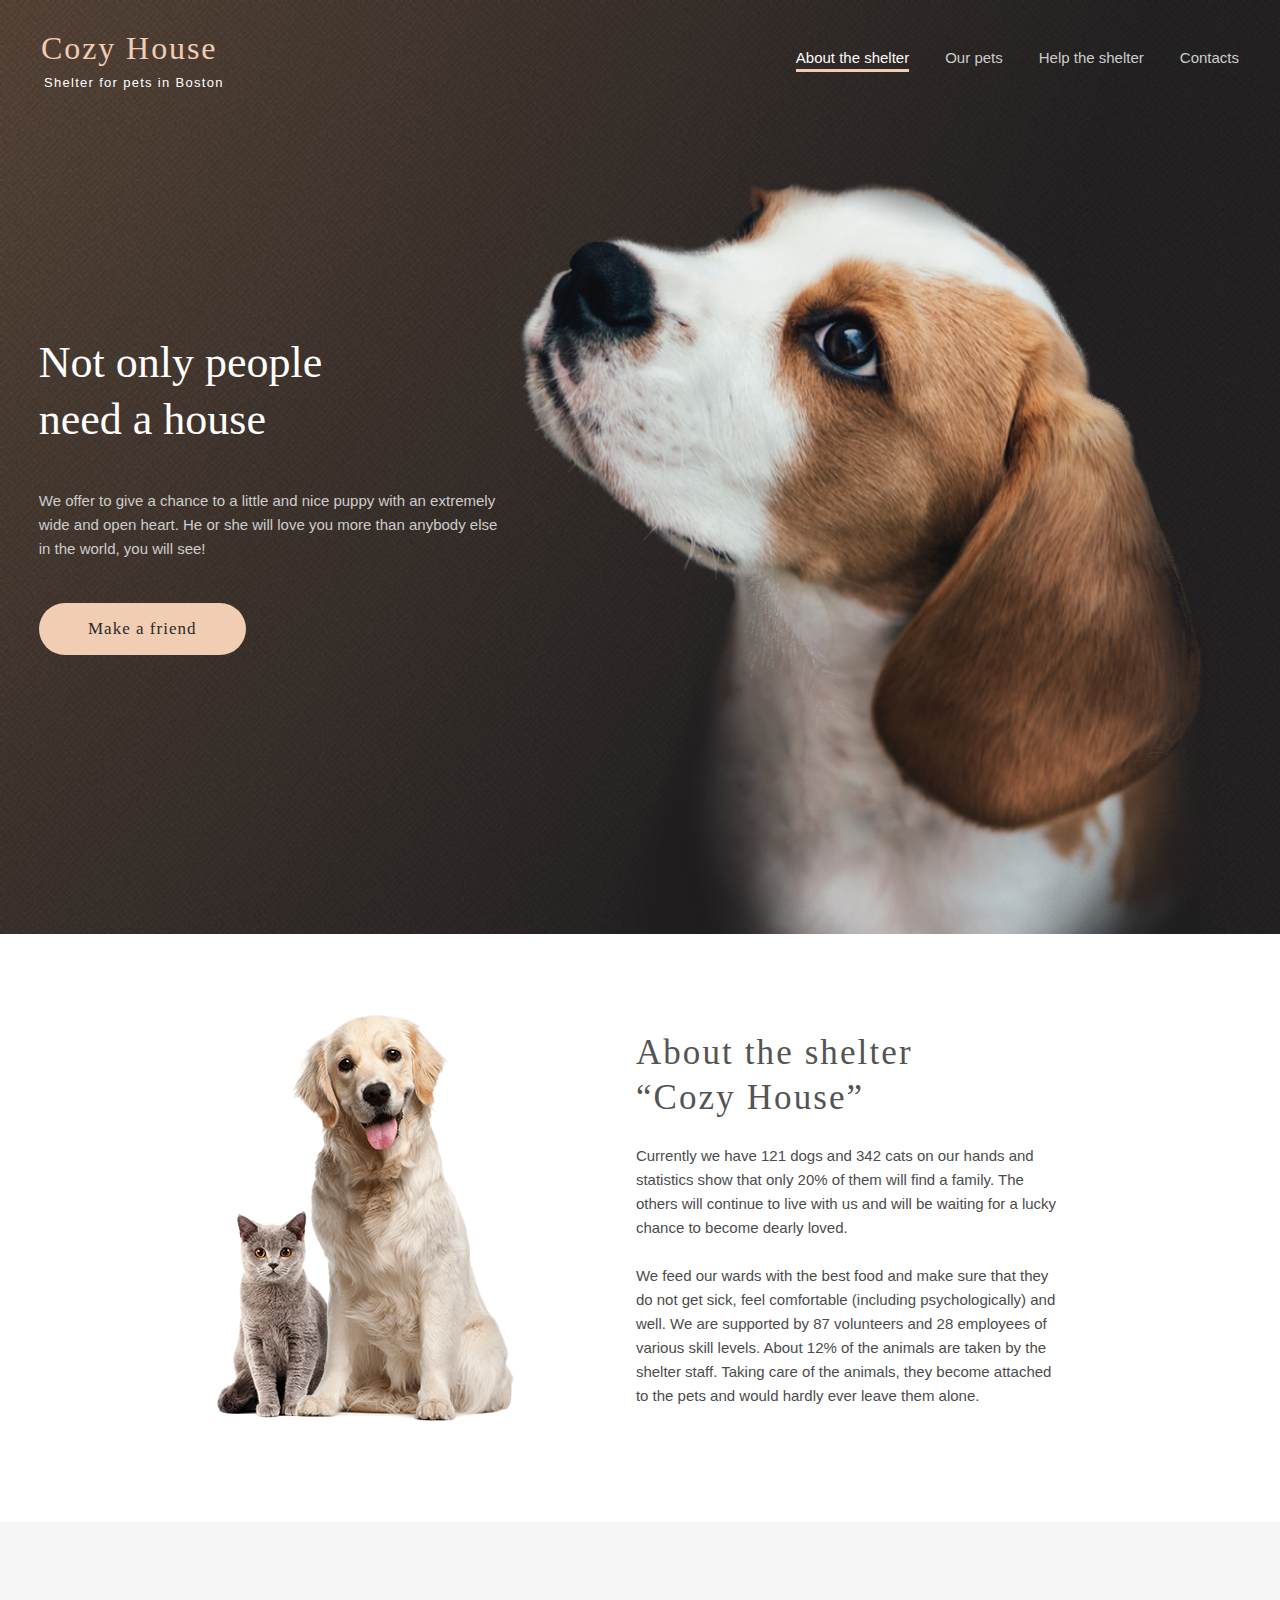
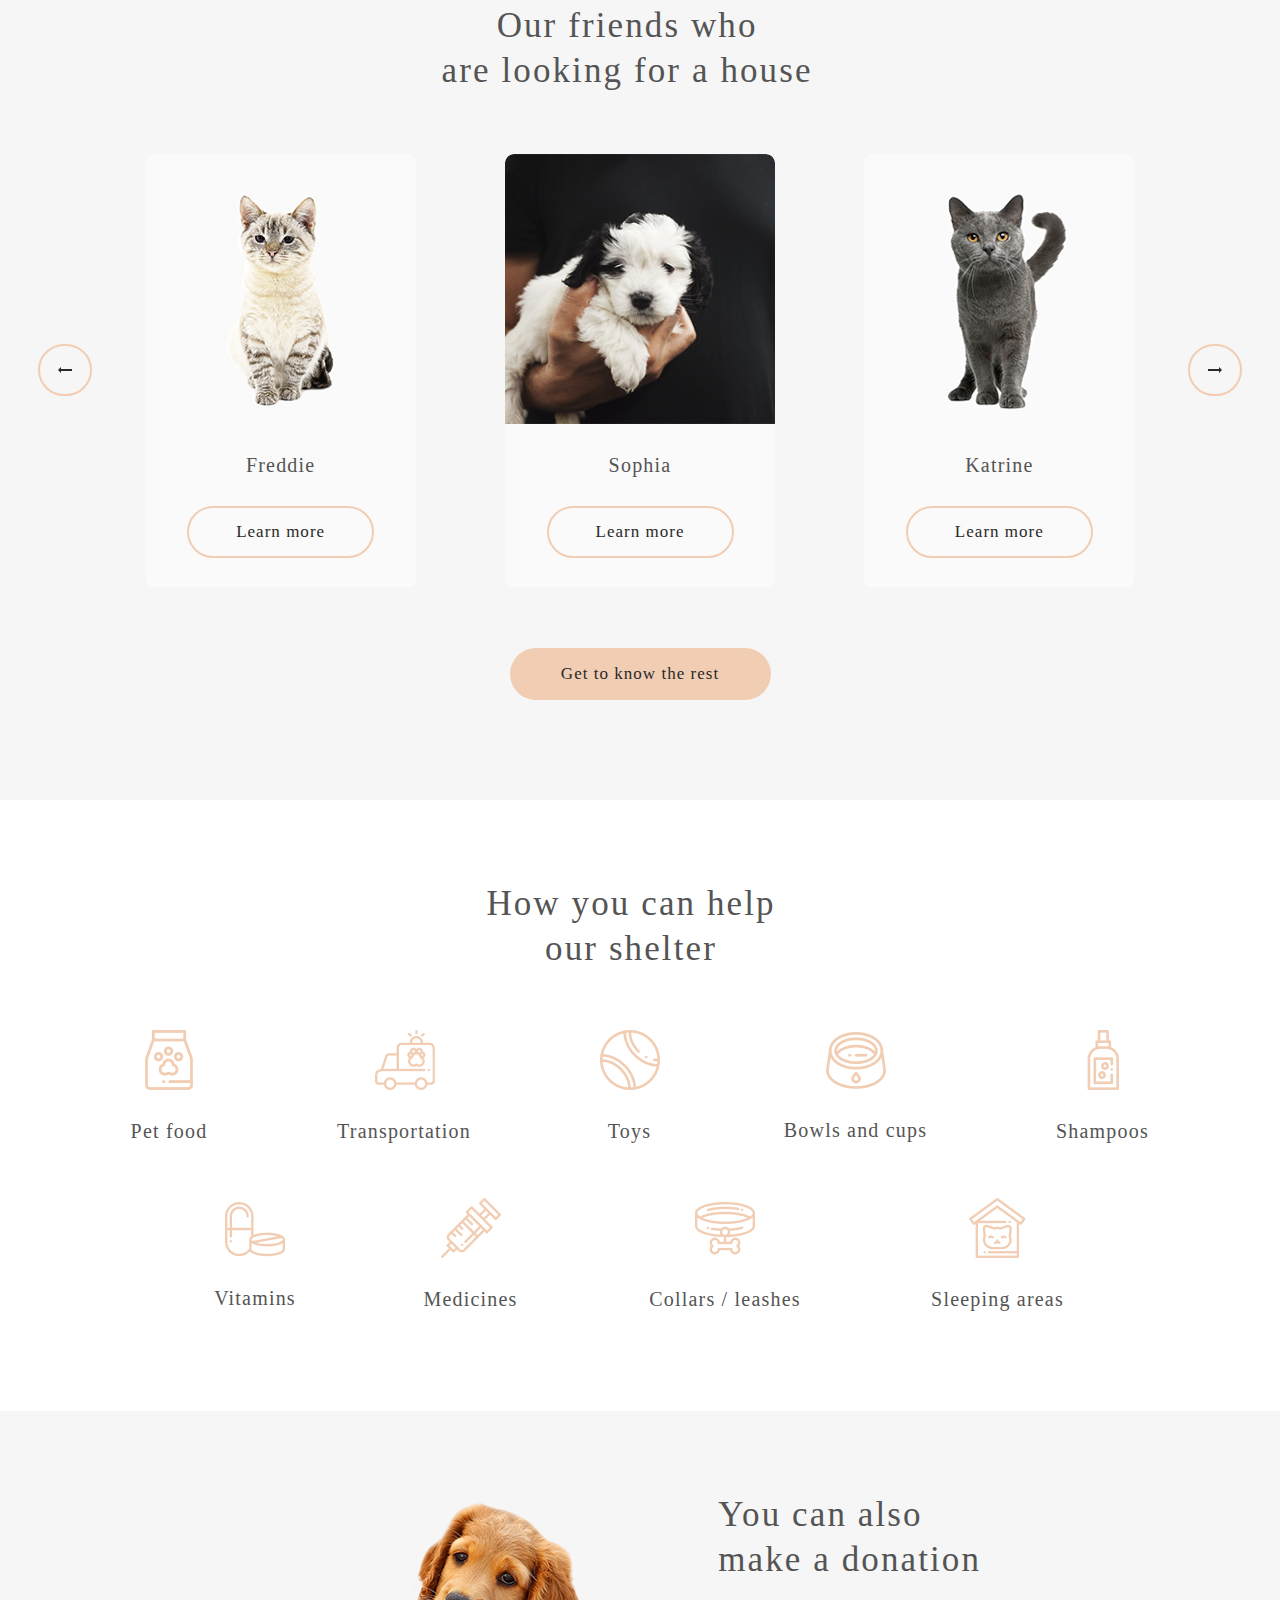
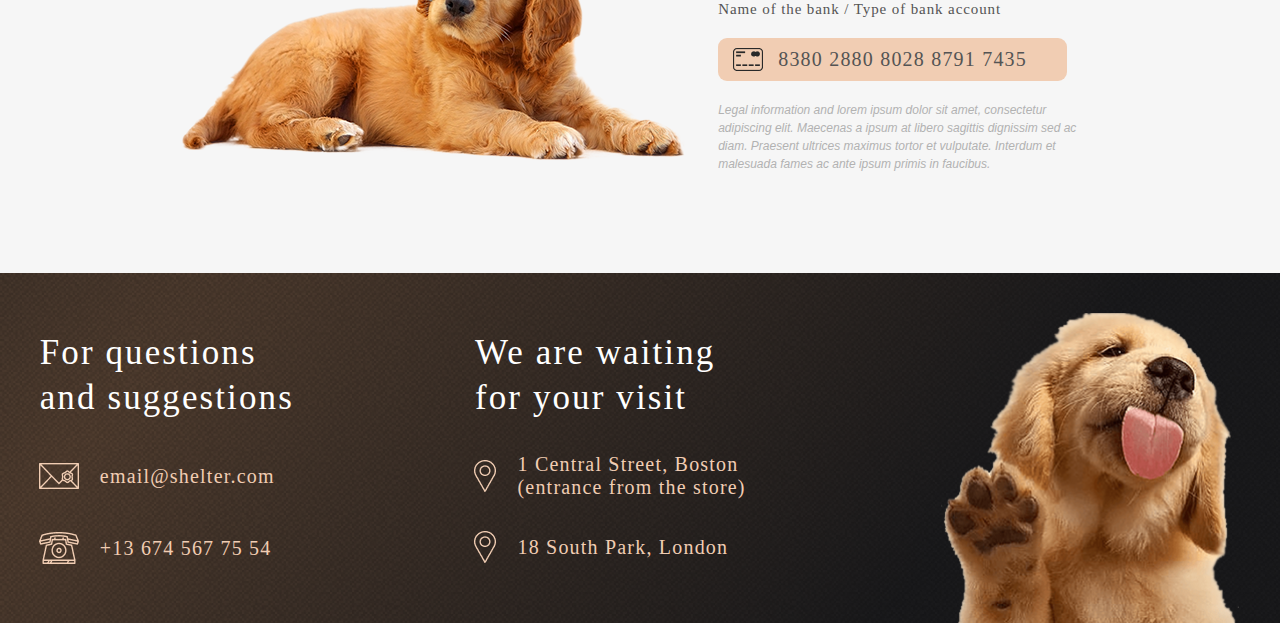
<file: pages/main/index.html>
<!DOCTYPE html>
<html lang="en">

<head>
    <meta charset="UTF-8">
    <meta http-equiv="X-UA-Compatible" content="IE=edge">
    <meta name="viewport" content="width=device-width, initial-scale=1.0">
    <link rel="stylesheet" href="./style.css">
    <link rel="stylesheet" href="./media.css">
    <link rel="icon" href="../../assets/img/favicon.ico">
    <title>Cozy House</title>
</head>

<body class="body">
    <div class="main-background">
        <header>
            <nav class="nav">
                <div class="container">
                    <div class="navl">
                        <div class="back-navbar"></div>
                        <div class="nav-logo">
                            <a class="nav-logo-title" href="#">Cozy House</a>
                            <a class="nav-logo-text" href="#">Shelter for pets in Boston</a>
                        </div>
                        <ul class="nav-list">
                            <li class="nav-item first-link"><a href="#" class="nav-link-unactive">About the shelter</a>
                            </li>
                            <li class="nav-item"><a href="../pets/index.html" class="nav-link">Our pets</a></li>
                            <li class="nav-item"><a href="#help" class="nav-link">Help the shelter</a></li>
                            <li class="nav-item item-right"><a href="#contacts" class="nav-link">Contacts</a></li>
                        </ul>
                        <div class="hamb_field" id="hamb">
                            <span class="bar"></span>
                            <span class="bar"></span>
                            <span class="bar"></span>
                        </div>
                    </div>
                </div>
            </nav>
        </header>
        <section class="not-only">
            <div class="container">
                <div class="not-only-container">
                    <div class="not-only-container-text">
                        <h1 class="not-only-title">Not only people need a house</h1>
                        <p class="not-only-text">We offer to give a chance to a little and nice puppy with an extremely
                            wide and open heart. He or she will love you more than anybody else in the world, you will
                            see!</p>
                        <div class="not-only-button"><a class="not-only-link" href="#our-friends">Make a friend</a>
                        </div>
                    </div>
                    <img class="not-only-container-img" src="../../assets/img/start-screen-puppy.png" alt="puppy">
                </div>
            </div>
        </section>
    </div>

    <main>
        <section class="about">
            <div class="container">
                <div class="about-container">
                    <img class="about-img" src="../../assets/img/about-pets.png" alt="pets">
                    <div class="about-text-container">
                        <h2 class="about-text-container-title">About the shelter “Cozy House”</h2>
                        <p class="about-text-container-text">Currently we have 121 dogs and 342 cats on our hands and
                            statistics show that only 20% of them
                            will find a family. The others will continue to live with us and will be waiting for a lucky
                            chance to become dearly loved.</p>
                        <p class="about-text-container-text">We feed our wards with the best food and make sure that
                            they do
                            not get sick, feel comfortable
                            (including psychologically) and well. We are supported by 87 volunteers and 28 employees of
                            various skill levels. About 12% of the animals are taken by the shelter staff. Taking care
                            of
                            the animals, they become attached to the pets and would hardly ever leave them alone.</p>
                    </div>
                </div>
            </div>
        </section>
        <section class="our-friends" id="our-friends">
            <div class="container">

                <h2 class="our-friends-title">Our friends who <br>
                    are looking for a house</h2>
                <div class="our-friends-container">
                    <div class="button-arrows">
                        <img src="../../assets/img/Arrow.png" alt="Arrow">
                    </div>
                    <div class="slider-container">
                        <div class="slider">
                            <div class="pets-container" id="slider-left">
                                <div class="c" data-id="1">
                                    <img class="our-friends-img" src="../../assets/img/pets-charly.png" alt="katrine">
                                    <h3 class="our-friends-card-title">Charly</h3>
                                    <button class="our-friends-card-button">Learn more</button>
                                </div>
                                <div class="our-friends-background" data-id="2">
                                    <img class="our-friends-img" src="../../assets/img/pets-woody.png" alt="jennifer">
                                    <h3 class="our-friends-card-title">Woody</h3>
                                    <button class="our-friends-card-button">Learn more</button>
                                </div>
                                <div class="our-friends-background" data-id="3">
                                    <img class="our-friends-img" src="../../assets/img/pets-scarlet.png" alt="woody">
                                    <h3 class="our-friends-card-title">Scarlet</h3>
                                    <button class="our-friends-card-button">Learn more</button>
                                </div>
                            </div>
                            <div class="pets-container" id="slider-active">
                                <div class="our-friends-background" data-id="4">
                                    <img class="our-friends-img" src="../../assets/img/pets-charly.png" alt="katrine">
                                    <h3 class="our-friends-card-title">Charly</h3>
                                    <button class="our-friends-card-button">Learn more</button>
                                </div>
                                <div class="our-friends-background" data-id="5">
                                    <img class="our-friends-img" src="../../assets/img/pets-freddie.png" alt="jennifer">
                                    <h3 class="our-friends-card-title">Freddie</h3>
                                    <button class="our-friends-card-button">Learn more</button>
                                </div>
                                <div class="our-friends-background" data-id="6">
                                    <img class="our-friends-img" src="../../assets/img/pets-jennifer.png" alt="woody">
                                    <h3 class="our-friends-card-title">Jennifer</h3>
                                    <button class="our-friends-card-button">Learn more</button>
                                </div>
                            </div>
                            <div class="pets-container" id="slider-right">
                                <div class="our-friends-background" data-id="7">
                                    <img class="our-friends-img" src="../../assets/img/pets-katrine.png" alt="katrine">
                                    <h3 class="our-friends-card-title">Katrine</h3>
                                    <button class="our-friends-card-button">Learn more</button>
                                </div>
                                <div class="our-friends-background" data-id="8">
                                    <img class="our-friends-img" src="../../assets/img/pets-sophia.png" alt="jennifer">
                                    <h3 class="our-friends-card-title">Sophia</h3>
                                    <button class="our-friends-card-button">Learn more</button>
                                </div>
                                <div class="our-friends-background" data-id="1">
                                    <img class="our-friends-img" src="../../assets/img/pets-timmy.png" alt="woody">
                                    <h3 class="our-friends-card-title">Timmy</h3>
                                    <button class="our-friends-card-button">Learn more</button>
                                </div>
                            </div>
                        </div>
                    
                    </div>
                    <div class="button-arrows-two">
                        <img src="../../assets/img/Arrow(1).png" alt="Arrow">
                    </div>
                </div>
                <div class="our-friends-button-container">
                    <div class="our-friends-button"><a class="our-friends-link" href="../pets/index.html">Get to know
                            the rest</a></div>
                </div>
            </div>
        </section>
        <section class="help" id="help">
            <div class="container">
                <h2 class="help-title">How you can help <br>
                    our shelter</h2>
                <div class="help-container">
                    <div class="help-item pet">
                        <img class="help-item-img pet-img" src="../../assets/img/Vector.png" alt="Vector">
                        <h5 class="help-item-title">Pet food</h5>
                    </div>
                    <div class="help-item transportation">
                        <img class="help-item-img transportation-img" src="../../assets/img/transportation.png"
                            alt="transportation">
                        <h5 class="help-item-title">Transportation</h5>
                    </div>
                    <div class="help-item toys">
                        <img class="help-item-img toys-img" src="../../assets/img/toys.png" alt="toys">
                        <h5 class="help-item-title">Toys</h5>
                    </div>
                    <div class="help-item bowls">
                        <img class="help-item-img bowls-img" src="../../assets/img/bowls-and-cups.png" alt="bowls">
                        <h5 class="help-item-title">Bowls and cups</h5>
                    </div>
                    <div class="help-item shampoos">
                        <img class="help-item-img shampoos-img" src="../../assets/img/shampoos.png" alt="shampoos">
                        <h5 class="help-item-title">Shampoos</h5>
                    </div>
                    <div class="help-item vitamins">
                        <img class="help-item-img vitamins-img" src="../../assets/img/vitamins.png" alt="vitamins">
                        <h5 class="help-item-title">Vitamins</h5>
                    </div>
                    <div class="help-item medicines">
                        <img class="help-item-img medicines-img" src="../../assets/img/medicines.png" alt="medicines">
                        <h5 class="help-item-title">Medicines</h5>
                    </div>
                    <div class="help-item collars">
                        <img class="help-item-img collars-img" src="../../assets/img/collars-or-leashes.png"
                            alt="collars">
                        <h5 class="help-item-title col-title">Collars / leashes</h5>
                    </div>
                    <div class="help-item areas">
                        <img class="help-item-img areas-img" src="../../assets/img/sleeping-area.png" alt="area">
                        <h5 class="help-item-title">Sleeping areas</h5>
                    </div>
                    <div class="none">
                    </div>
                </div>
            </div>
        </section>
        <section class="in-addition">
            <div class="container">
                <div class="in-addition-container">
                    <img class="in-addition-img" src="../../assets/img/donation-dog.png" alt="donation-dog">
                    <div>
                        <h4 class="in-addition-title">You can also make a donation</h4>
                        <h6 class="in-addition-title-down">Name of the bank / Type of bank account</h6>
                        <div class="in-addition-card">
                            <img class="in-addition-card-img" src="../../assets/img/credit-card.png" alt="card">
                            <a class="in-addition-card-number" href="#no_scroll">8380 2880 8028 8791 7435</a>
                        </div>
                        <p class="in-addition-text">Legal information and lorem ipsum dolor sit amet, consectetur
                            adipiscing elit. Maecenas a ipsum at libero sagittis dignissim sed ac diam. Praesent
                            ultrices maximus tortor et vulputate. Interdum et malesuada fames ac ante ipsum primis in
                            faucibus.</p>
                    </div>
                </div>
            </div>
        </section>
    </main>
    <footer class="footer" id="contacts">
        <div class="container">
            <div class="footer-container">
                <div class="footer-text-container">
                    <div>
                        <h5 class="footer-title-first">For questions and suggestions</h5>
                        <div class="footer-container-icons-first">
                            <img class="footer-icon-first" src="../../assets/img/icon-email.png" alt="email">
                            <a class="footer-mail" href="mailto:email@shelter.com">email@shelter.com</a>
                        </div>
                        <div class="footer-container-icons-second">
                            <img class="footer-icon-first" src="../../assets/img/icon-phone.png" alt="phone">
                            <a class="footer-mail" href="tel:+74951111111">+13 674 567 75 54</a>
                        </div>
                    </div>
                    <div>
                        <h5 class="footer-title-second">We are waiting for your visit</h5>
                        <div class="footer-container-icons-third">
                            <img class="footer-icon-second" src="../../assets/img/icon-marker.png" alt="marker">
                            <a target="_blank" href="https://goo.gl/maps/XY4DkzB8ug4iEiqN8" class="footer-mail">1
                                Central Street, Boston (entrance from the store)</a>
                        </div>
                        <div class="footer-container-icons-fourty">
                            <img class="footer-icon-second" src="../../assets/img/icon-marker.png" alt="marker">
                            <a target="_blank" href="https://goo.gl/maps/93RLxYpB9J73c7vNA" class="footer-mail">18 South
                                Park, London </a>
                        </div>
                    </div>
                </div>
                <img class="footer-img" src="../../assets/img/footer-puppy.png" alt="puppy">
            </div>
        </div>
    </footer>
    <script type="module" src="./js/script.js"></script>
</body>

</html>
</file>
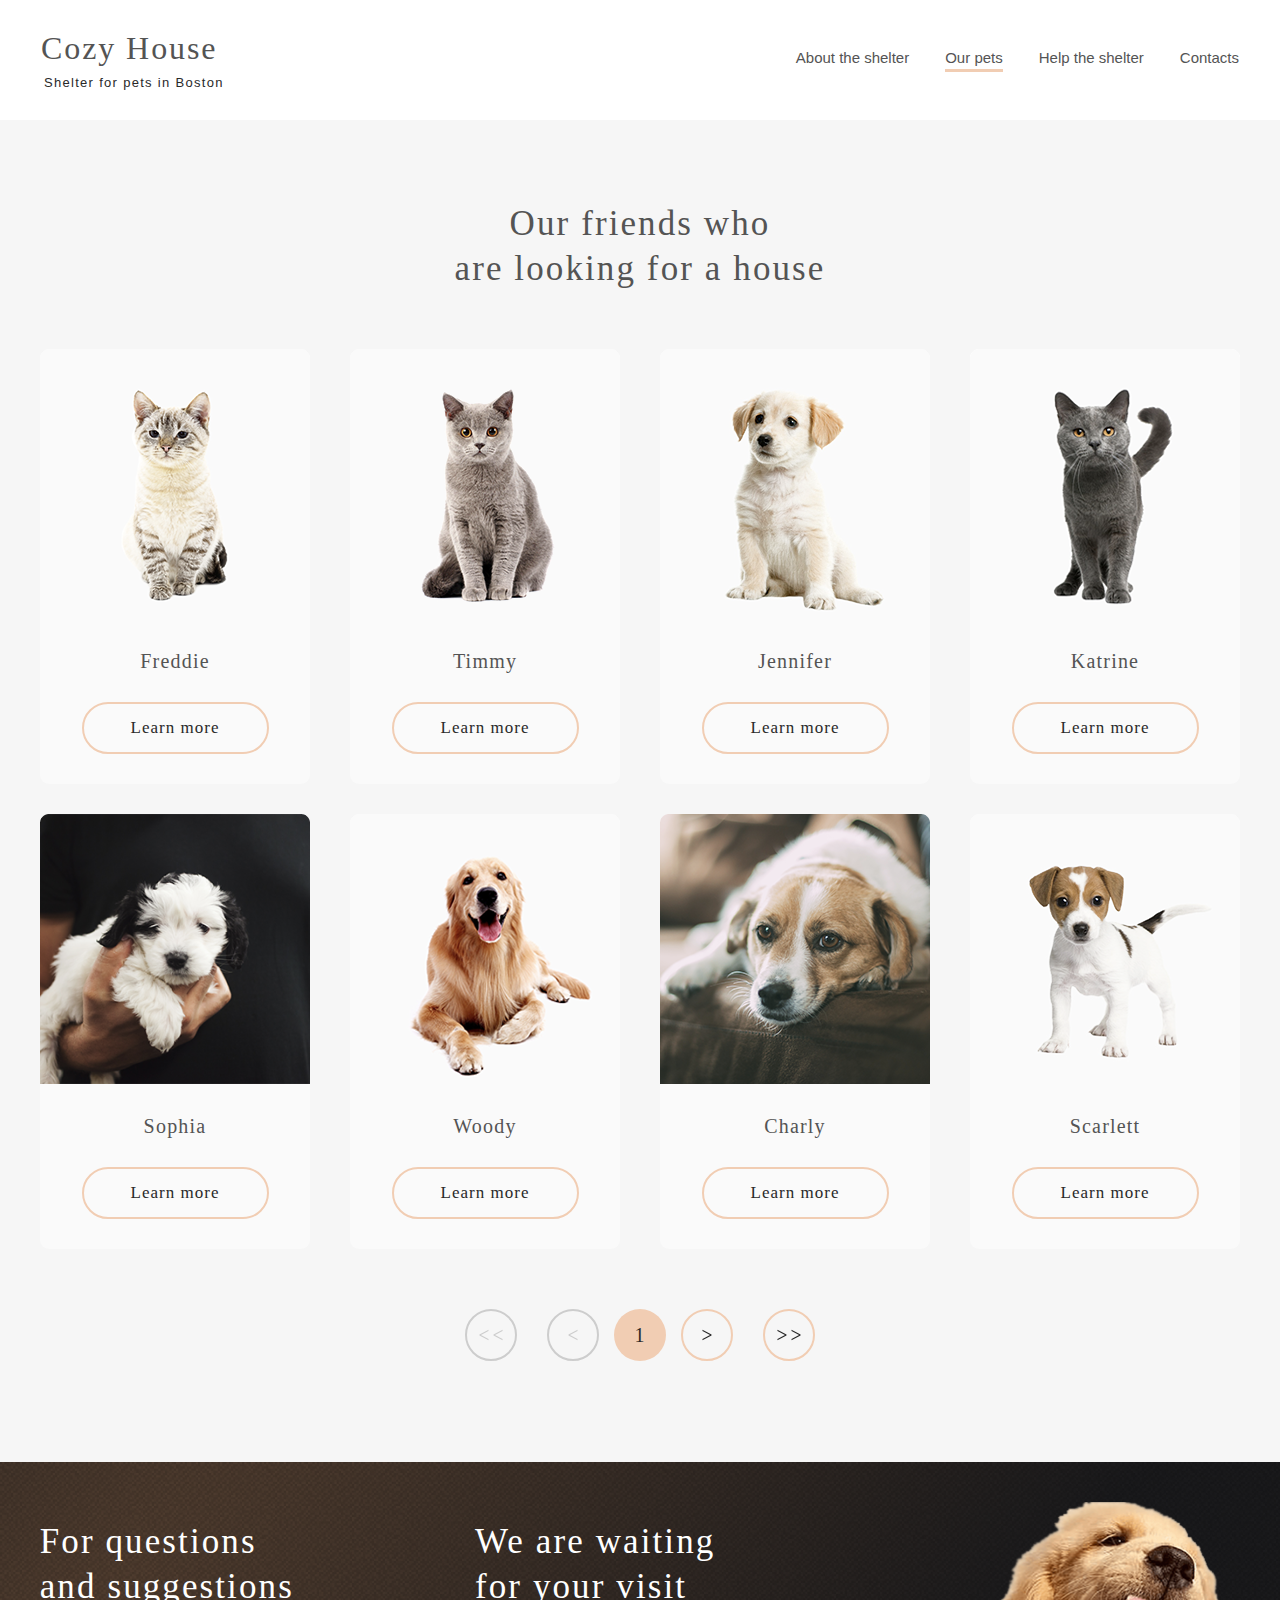
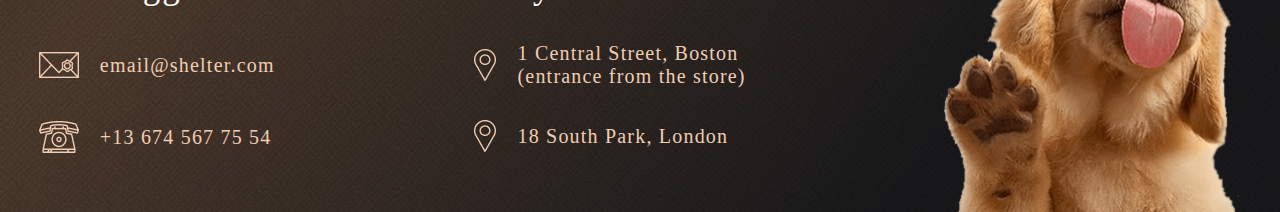
<file: pages/pets/index.html>
<!DOCTYPE html>
<html lang="en">

<head>
    <meta charset="UTF-8">
    <meta http-equiv="X-UA-Compatible" content="IE=edge">
    <meta name="viewport" content="width=device-width, initial-scale=1.0">
    <link rel="stylesheet" href="./style.css">
    <link rel="stylesheet" href="./media.css">
    <link rel="icon" href="../../assets/img/favicon.ico">
    <title>Cozy House</title>
</head>

<body class="body">
    <header>
        <nav class="nav">
            <div class="container">
                <div class="navl">
                    <div class="back-navbar"></div>
                    <div class="nav-logo">
                        <a class="nav-logo-title" href="../main/index.html">Cozy House</a>
                        <a class="nav-logo-text" href="../main/index.html">Shelter for pets in Boston</a>
                    </div>
                    <ul class="nav-list">
                        <li class="nav-item first-link"><a href="../main/index.html" class="nav-link">About the
                                shelter</a></li>
                        <li class="nav-item"><a href="#" class="nav-link-unactive">Our pets</a></li>
                        <li class="nav-item"><a href="../main/index.html#help" class="nav-link">Help the shelter</a>
                        </li>
                        <li class="nav-item"><a href="#contacts" class="nav-link">Contacts</a></li>
                    </ul>
                    <div class="hamb_field" id="hamb">
                        <span class="bar"></span>
                        <span class="bar"></span>
                        <span class="bar"></span>
                    </div>
                </div>
            </div>
        </nav>
    </header>
    <main>
        <section class="our-friends">
            <div class="container">
                <h1 class="our-friends-title" id="title-pets">Our friends who <br>
                    are looking for a house</h1>
                <div class="our-friends-container">
                    <div class="our-friends-background" data-id="1">
                        <img class="our-friends-img" src="../../assets/img/pets-charly.png" alt="Charly">
                        <h3 class="our-friends-card-title">Charly</h3>
                        <button class="our-friends-card-button">Learn more</button>
                    </div>
                    <div class="our-friends-background" data-id="2">
                        <img class="our-friends-img" src="../../assets/img/pets-freddie.png" alt="freddie">
                        <h3 class="our-friends-card-title">Freddie</h3>
                        <button class="our-friends-card-button">Learn more</button>
                    </div>
                    <div class="our-friends-background" data-id="3">
                        <img class="our-friends-img" src="../../assets/img/pets-jennifer.png" alt="jennifer">
                        <h3 class="our-friends-card-title">Jennifer</h3>
                        <button class="our-friends-card-button">Learn more</button>
                    </div>
                    <div class="our-friends-background" data-id="4">
                        <img class="our-friends-img" src="../../assets/img/pets-katrine.png" alt="katrine">
                        <h3 class="our-friends-card-title">Katrine</h3>
                        <button class="our-friends-card-button">Learn more</button>
                    </div>
                    <div class="our-friends-background" data-id="5">
                        <img class="our-friends-img" src="../../assets/img/pets-scarlet.png" alt="scarlet">
                        <h3 class="our-friends-card-title">Scarlet</h3>
                        <button class="our-friends-card-button">Learn more</button>
                    </div>
                    <div class="our-friends-background" data-id="6">
                        <img class="our-friends-img" src="../../assets/img/pets-sophia.png" alt="sophia">
                        <h3 class="our-friends-card-title">Sophia</h3>
                        <button class="our-friends-card-button">Learn more</button>
                    </div>
                    <div class="our-friends-background" data-id="7">
                        <img class="our-friends-img" src="../../assets/img/pets-timmy.png" alt="timmy">
                        <h3 class="our-friends-card-title">Timmy</h3>
                        <button class="our-friends-card-button">Learn more</button>
                    </div>
                    <div class="our-friends-background" data-id="8">
                        <img class="our-friends-img" src="../../assets/img/pets-woody.png" alt="woody">
                        <h3 class="our-friends-card-title">Woody</h3>
                        <button class="our-friends-card-button">Learn more</button>
                    </div>
                </div>
                <div class="our-pets__pagination pagination" id="pagination">
                    <a class="pagination__arrow pagination__arrow_first-page _disabled" href="#!">
                        <svg width="52" height="52" viewBox="0 0 52 52" fill="none" xmlns="http://www.w3.org/2000/svg">
                            <circle cx="26" cy="26" r="25" transform="rotate(-180 26 26)" />
                            <path
                                d="M28.519 25.4482L37.5522 20.751L37.5522 22.0889L30.0425 26.0049L37.5522 29.9111L37.5522 31.249L28.519 26.5518L28.519 25.4482Z" />
                            <path
                                d="M14.448 25.4482L23.4812 20.751L23.4812 22.0889L15.9714 26.0049L23.4812 29.9111L23.4812 31.249L14.448 26.5518L14.448 25.4482Z" />
                        </svg>
                    </a>

                    <a class="pagination__arrow pagination__arrow_prev _disabled" href="#!">
                        <svg width="52" height="52" viewBox="0 0 52 52" fill="none" xmlns="http://www.w3.org/2000/svg">
                            <circle cx="26" cy="26" r="25" transform="rotate(-180 26 26)" />
                            <path
                                d="M21.4834 25.4482L30.5166 20.751L30.5166 22.0889L23.0068 26.0049L30.5166 29.9111L30.5166 31.249L21.4834 26.5518L21.4834 25.4482Z" />
                        </svg>
                    </a>

                    <div class="pagination__current-page" id="current-page">1</div>

                    <a class="pagination__arrow pagination__arrow_next" href="#!">
                        <svg width="52" height="52" viewBox="0 0 52 52" fill="none" xmlns="http://www.w3.org/2000/svg">
                            <circle cx="26" cy="26" r="25" transform="rotate(-180 26 26)" />
                            <path
                                d="M21.4834 25.4482L30.5166 20.751L30.5166 22.0889L23.0068 26.0049L30.5166 29.9111L30.5166 31.249L21.4834 26.5518L21.4834 25.4482Z" />
                        </svg>
                    </a>

                    <a class="pagination__arrow pagination__arrow_last-page" href="#!">
                        <svg width="52" height="52" viewBox="0 0 52 52" fill="none" xmlns="http://www.w3.org/2000/svg">
                            <circle cx="26" cy="26" r="25" transform="rotate(-180 26 26)" />
                            <path
                                d="M28.519 25.4482L37.5522 20.751L37.5522 22.0889L30.0425 26.0049L37.5522 29.9111L37.5522 31.249L28.519 26.5518L28.519 25.4482Z" />
                            <path
                                d="M14.448 25.4482L23.4812 20.751L23.4812 22.0889L15.9714 26.0049L23.4812 29.9111L23.4812 31.249L14.448 26.5518L14.448 25.4482Z" />
                        </svg>
                    </a>
                </div>
            </div>
        </section>
    </main>
    <footer class="footer" id="contacts">
        <div class="container">
            <div class="footer-container">
                <div class="footer-text-container">
                    <div>
                        <h5 class="footer-title-first">For questions and suggestions</h5>
                        <div class="footer-container-icons-first">
                            <img class="footer-icon-first" src="../../assets/img/icon-email.png" alt="email">
                            <a class="footer-mail" href="mailto:email@shelter.com">email@shelter.com</a>
                        </div>
                        <div class="footer-container-icons-second">
                            <img class="footer-icon-first" src="../../assets/img/icon-phone.png" alt="phone">
                            <a class="footer-mail" href="tel:+74951111111">+13 674 567 75 54</a>
                        </div>
                    </div>
                    <div>
                        <h5 class="footer-title-second">We are waiting for your visit</h5>
                        <div class="footer-container-icons-third">
                            <img class="footer-icon-second" src="../../assets/img/icon-marker.png" alt="marker">
                            <a target="_blank" href="https://goo.gl/maps/XY4DkzB8ug4iEiqN8" class="footer-mail">1
                                Central Street, Boston (entrance from the store)</a>
                        </div>
                        <div class="footer-container-icons-fourty">
                            <img class="footer-icon-second" src="../../assets/img/icon-marker.png" alt="marker">
                            <a target="_blank" href="https://goo.gl/maps/93RLxYpB9J73c7vNA" class="footer-mail">18 South
                                Park, London </a>
                        </div>
                    </div>
                </div>
                <img class="footer-img" src="../../assets/img/footer-puppy.png" alt="puppy">
            </div>
        </div>
    </footer>
    <script type="module" src="./js/script.js"></script>
</body>

</html>
</file>
<file: pages/main/style.css>
body {
    display: flex;
    margin: auto;
    flex-direction: column;
    justify-content: space-between;
    overflow-x: hidden;
}

body.lock {
    overflow: hidden;
}
.body.active {
    height: 100vh;
    overflow-y: hidden;
}
*,
*:before,
*:after {
    padding: 0;
    margin: 0;
    border: 0;
}

* {
    box-sizing: border-box;
    scroll-behavior: smooth;
}

.container {
    max-width: 1280px;
    margin: 0 auto;
}

.main-background {
    background-image: url(../../assets/img/start-screen-gradient-background.png), radial-gradient(100% 215.42% at 0% 0%, #5b483a 0%, #262425 100%);
    background-repeat: no-repeat;
    background-size: cover;
}

/* header */

.hamb_field {
    display: none;
}

.navl {
    display: flex;
    justify-content: space-between;
    padding-bottom: 30px;
}
.back-navbar{
    position: fixed;
    width: 100%;
    height: 100%;
    background: rgba(41, 41, 41, 0.6);
    top: 0;
    left: 0;
    opacity: 0;
    visibility: hidden;
    transition: all 0.4s ease-in-out;
}
.back-navbar.active {
    opacity: 1;
    visibility: visible;
}
.nav-logo {
    margin-left: 3.2%;
    margin-top: 31px;
}

.nav-logo-title {
    font-family: 'Georgia';
    font-style: normal;
    font-weight: 400;
    font-size: 32px;
    line-height: 35px;
    display: flex;
    align-items: center;
    letter-spacing: 0.06em;
    color: #F1CDB3;
    text-decoration: none;
    transition: 0.5s;
}

.nav-logo-title:hover {
    color: #FDDCC4;
}

.nav-logo-text {
    font-family: 'Arial';
    font-style: normal;
    font-weight: 400;
    font-size: 13px;
    line-height: 15px;
    display: flex;
    align-items: center;
    letter-spacing: 0.1em;
    color: #FFFFFF;
    margin-top: 9px;
    margin-left: 3px;
    text-decoration: none;
}

.nav-list {
    margin-top: 20px;
    display: flex;
    margin-right: 5px;
}

.nav-item {
    list-style-type: none;
    margin-right: 36px;
    margin-top: 26px;
}

.nav-link {
    font-family: 'Arial';
    font-style: normal;
    font-weight: 400;
    font-size: 15px;
    line-height: 24px;
    color: #CDCDCD;
    text-decoration: none;
    transition: 0.5s;
    border-bottom: solid 3px transparent;
    padding-bottom: 2.5px;
}

.nav-link-unactive {
    padding-bottom: 2.5px;
    border-bottom: solid 3px #f1cdb3;
    color: rgba(250, 250, 250, 1);
    font-family: 'Arial';
    font-style: normal;
    font-weight: 400;
    font-size: 15px;
    line-height: 24px;
    text-decoration: none;
    cursor: default;
}

.nav-link:hover {
    color: #FAFAFA;
}

/* Not-only */

.not-only-container {
    display: flex;
    justify-content: space-between;
    flex-direction: row;
}

.not-only-title {
    font-family: 'Georgia';
    font-style: normal;
    font-weight: 400;
    font-size: 44px;
    line-height: 57px;
    display: flex;
    align-items: center;
    color: #FFFFFF;
    width: 60%;
    margin-top: 41.3%;
    margin-left: 7.5%;
}

.not-only-container-img {
    width: 57%;
    margin-top: 60px;
    margin-right: 40px;
}

.not-only-text {
    font-family: 'Arial';
    font-style: normal;
    font-weight: 400;
    font-size: 15px;
    line-height: 24px;
    display: flex;
    align-items: center;
    color: #CDCDCD;
    width: 460px;
    margin-left: 7.5%;
    margin-top: 41px;
}

.not-only-button {
    width: 207px;
    height: 52px;
    background: #F1CDB3;
    border-radius: 100px;
    margin-left: 7.5%;
    margin-top: 42px;
    cursor: pointer;
    transition: 0.5s;
    display: flex;
    justify-content: center;
    align-items: center;
}

.not-only-button:hover {
    background: #FDDCC4;
}

.not-only-link {
    text-decoration: none;
    font-family: 'Georgia';
    font-style: normal;
    font-weight: 400;
    font-size: 17px;
    line-height: 22px;
    letter-spacing: 0.06em;
    color: #292929;

}

/* about */
.about-container {
    display: flex;
    justify-content: space-between;
    padding-bottom: 100px;
    flex-direction: row;
}

.about-img {
    width: 300px;
    height: 408px;
    margin-left: 16.8%;
    margin-top: 80px;
}

.about-text-container-title {
    font-family: 'Georgia';
    font-style: normal;
    font-weight: 400;
    font-size: 35px;
    line-height: 45px;
    display: flex;
    align-items: center;
    letter-spacing: 0.06em;
    color: #545454;
    width: 50%;
    margin-top: 96px;
    margin-left: 15.8%;
}

.about-text-container-text {
    font-family: 'Arial';
    font-style: normal;
    font-weight: 400;
    font-size: 15px;
    line-height: 24px;
    color: #4C4C4C;
    width: 55%;
    margin-top: 24px;
    margin-left: 15.8%;
}

/* our-friends */
.our-friends {
    background: #F6F6F6
}

.pets-more {
    position: fixed;
    width: 900px;
    height: 500px;
    top: 50%;
    left: 50%;
    transform: translate(-50%, -50%);
    background-color: #FAFAFA;
    z-index: 5;
    max-width: 900px;
    border-radius: 9px;
}

.cross {
    border: solid 2px #F1CDB3;
    border-radius: 100%;
    width: 52px;
    height: 52px;
    position: absolute;
    top: -55px;
    right: -40px;
    display: flex;
    justify-content: center;
    align-items: center;
    font-size: large;
    cursor: pointer;
    transition: 0.5s;
}
.cross:hover{
    border: solid 2px #FDDCC4;
    background: #FDDCC4;
}

.pets-more-container {
    display: flex;
}

.pets-more-container-img {
    width: 100%;
    height: 500px;
    border-radius: 9px 0px 0px 9px;
}

.pets-more-container-title {
    font-family: 'Georgia';
    font-style: normal;
    font-weight: 400;
    font-size: 35px;
    line-height: 45px;
    letter-spacing: 0.06em;
    color: #000000;
    margin-top: 50px;
    margin-left: 27px;
}

.pets-more-container-subtitle {
    font-family: 'Georgia';
    font-style: normal;
    font-weight: 400;
    font-size: 20px;
    line-height: 23px;
    letter-spacing: 0.06em;
    color: #000000;
    margin-top: 10px;
    margin-left: 27px;
}

.pets-more-container-text {
    font-family: 'Georgia';
    font-style: normal;
    font-weight: 400;
    font-size: 15px;
    line-height: 17px;
    letter-spacing: 0.06em;
    color: #000000;
    margin-top: 40px;
    margin-left: 27px;
    margin-right: 20px;
}

.pets-more-container-list {
    margin-top: 40px;
    align-items: center;
    margin-left: 27px;
}

.pets-more-container-item {
    font-family: 'Georgia';
    font-style: normal;
    font-weight: 400;
    font-size: 15px;
    line-height: 17px;
    letter-spacing: 0.06em;
    color: #000000;
    list-style-type: none;
    margin-top: 11px;
}

.pets-more-container-item::before {
    display: inline-block;
    content: "";
    width: 0.25rem;
    height: 0.25rem;
    margin-right: 0.625rem;
    background: #F1CDB3;
    border-radius: 50%;
}

.pets-more-container-item span {
    font-family: 'Georgia';
    font-style: normal;
    font-weight: 700;
    font-size: 15px;
    line-height: 17px;
    letter-spacing: 0.06em;
    color: #000000;
}

.our-friends-title {
    width: 32%;
    margin-left: 34.5%;
    font-family: 'Georgia';
    font-style: normal;
    font-weight: 400;
    font-size: 35px;
    line-height: 45px;
    display: flex;
    align-items: center;
    text-align: center;
    letter-spacing: 0.06em;
    color: #545454;
    padding-top: 81px;
}

.our-friends-container {
    display: flex;
    justify-content: space-between;
    align-items: center;
    width: 100%;
    height: 494px;
    overflow: hidden;
}

.slider-container {
    position: relative;
    overflow-x: hidden;
    height: 100%;
    width: 100%;
    margin-top: 28px;
}

.pets-container {
    position: absolute;
    display: flex;
    justify-content: space-between;
    width: 100%
}
.slider {
    position: absolute;
    top: 0;
    left: 0;
    padding: 2.9375rem 3.0625rem;
    display: flex;
    width: calc(100% - 3.0625rem * 2);
}

.our-friends-background {
    display: flex;
    flex-direction: column;
    align-items: center;
    width: 270px;
    height: 435px;
    background: #fafafa;
    border-radius: 9px;
    overflow: hidden;
    transition: 0.5s;
}



.pets-container#slider-left {
    right:100%;
}

.pets-container#slider-right {
    left: 110%;
}

.button-arrows {
    width: 62px;
    height: 52px;
    border: 2px solid #F1CDB3;
    display: flex;
    align-items: center;
    justify-content: center;
    border-radius: 100px;
    margin-top: 60px;
    margin-left: 3%;
    margin-right: 5px;
    cursor: pointer;
    transition: 0.5s;
}

.button-arrows-two {
    width: 62px;
    height: 52px;
    border: 2px solid #F1CDB3;
    display: flex;
    align-items: center;
    justify-content: center;
    border-radius: 100px;
    margin-top: 60px;
    margin-left: 5px;
    margin-right: 3%;
    cursor: pointer;
    transition: 0.5s;
}

.button-arrows:hover {
    background: #FDDCC4;
    border: 2px solid #FDDCC4;
}

.button-arrows-two:hover {
    background: #FDDCC4;
    border: 2px solid #FDDCC4;
}

.our-friends-img {
    width: 270px;
}

.our-friends-card-title {
    font-family: 'Georgia';
    font-style: normal;
    font-weight: 400;
    font-size: 20px;
    line-height: 23px;
    align-items: center;
    text-align: center;
    letter-spacing: 0.06em;
    color: #545454;
    margin-top: 30px;

}

.our-friends-link {
    text-decoration: none;
    font-family: 'Georgia';
    font-style: normal;
    font-weight: 400;
    font-size: 17px;
    line-height: 22px;
    letter-spacing: 0.06em;
    color: #292929;

}

.our-friends-card-button {
    width: 187px;
    height: 52px;
    border: 2px solid rgba(241, 205, 179, 1);
    border-radius: 100px;
    font-family: 'Georgia';
    font-style: normal;
    font-weight: 400;
    font-size: 17px;
    line-height: 22px;
    letter-spacing: 0.06em;
    color: #292929;
    background: transparent;
    display: block;
    margin: auto;
    margin-top: 29px;
    cursor: pointer;
    transition: 0.5s;
}

.our-friends-background:hover {
    background: #FFFFFF;
    -webkit-box-shadow: 0px 0px 8px 10px rgba(34, 60, 80, 0.2);
    -moz-box-shadow: 0px 0px 8px 10px rgba(34, 60, 80, 0.2);
    box-shadow: 0px 0px 8px 10px rgba(34, 60, 80, 0.2);
}

.our-friends-background:hover .our-friends-card-button {
    background: #FDDCC4;
    border: 2px solid #FDDCC4;
}


.our-friends-button {
    width: 261px;
    height: 52px;
    background: #F1CDB3;
    border-radius: 100px;
    display: block;
    margin: auto;
    margin-top: 61px;
    cursor: pointer;
    transition: 0.5s;
    display: flex;
    justify-content: center;
    align-items: center;
}

.our-friends-button:hover {
    background: #FDDCC4;
}


.our-friends-button-container {
    padding-bottom: 100px;
}

/* help */
.help-title {
    width: 32%;
    margin-left: 38%;
    font-family: 'Georgia';
    font-style: normal;
    font-weight: 400;
    font-size: 35px;
    line-height: 45px;
    display: flex;
    align-items: center;
    text-align: center;
    letter-spacing: 0.06em;
    color: #545454;
    padding-top: 81px;
}

.help-container {
    flex-wrap: wrap;
    display: flex;
    justify-content: center;
    padding-bottom: 100px;
}

.help-item {
    margin-top: 59px;
    width: 230px;
}

.help-item-title {
    font-family: 'Georgia';
    font-style: normal;
    font-weight: 400;
    font-size: 20px;
    line-height: 23px;
    align-items: center;
    text-align: center;
    letter-spacing: 0.06em;
    color: #545454;
    margin-top: 30px;
}

.help-item-img {
    display: block;
    margin: auto;
}

.pet {
    padding-right: 22px;
}

.transportation {
    padding-right: 12px;
}

.toys {
    padding-right: 21px;
}

.bowls {
    padding-top: 2px;
    padding-right: 29px;
}

.shampoos {
    padding-left: 5px;
}

.vitamins {
    padding-right: 80px;
}

.medicines {
    margin-top: 55px;
    padding-right: 109px;
}

.collars {
    padding-right: 60px;
}

.col-title {
    margin-top: 33px;
}

.areas {
    padding-left: 25px;
    margin-top: 55px;
}

.none {
    display: none;
}

/* in-addition */
.in-addition {
    background: #F6F6F6;
}

.in-addition-container {
    display: flex;
    justify-content: center;
    padding-bottom: 100px;
    flex-direction: row;
}

.in-addition-title {
    font-family: 'Georgia';
    font-style: normal;
    font-weight: 400;
    font-size: 35px;
    line-height: 45px;
    display: flex;
    align-items: center;
    letter-spacing: 0.06em;
    color: #545454;
    width: 50%;
    padding-top: 81px;
    margin-left: 5.3%;
}

.in-addition-img {
    width: 39.7%;
    margin-top: 90px;
    margin-left: 14.2%;
    height: 100%;
}

.in-addition-title-down {
    font-family: 'Georgia';
    font-style: normal;
    font-weight: 400;
    font-size: 15px;
    line-height: 17px;
    display: flex;
    align-items: center;
    letter-spacing: 0.06em;
    color: #545454;
    margin-left: 5.3%;
    margin-top: 19px;
}

.in-addition-card {
    display: flex;
    width: 349px;
    height: 43px;
    background: #F1CDB3;
    border-radius: 9px;
    align-items: center;
    margin-left: 5.3%;
    margin-top: 20px;
    transition: 0.5s;
}

.in-addition-card:hover {
    background: #FDDCC4;
}

.in-addition-card-img {
    width: 30px;
    margin-left: 15px;
}

.in-addition-card-number {
    font-family: 'Georgia';
    font-style: normal;
    font-weight: 400;
    font-size: 20px;
    line-height: 23px;
    display: flex;
    align-items: center;
    letter-spacing: 0.06em;
    color: #545454;
    margin-left: 15px;
    text-decoration: none;
}

.in-addition-text {
    font-family: 'Arial';
    font-style: italic;
    font-weight: 400;
    font-size: 12px;
    line-height: 18px;
    display: flex;
    align-items: center;
    color: #B2B2B2;
    width: 61%;
    margin-left: 5.3%;
    margin-top: 20px;
}

/* footer */
.footer {
    background: url('../../assets/img/footer-gradient-background.png');
    background-repeat: no-repeat;
    background-size: cover;
}

.footer-container {
    display: flex;
}

.footer-text-container {
    display: flex;
}

.footer-title-first {
    font-family: 'Georgia';
    font-style: normal;
    font-weight: 400;
    font-size: 35px;
    line-height: 45px;
    letter-spacing: 0.06em;
    color: #FFFFFF;
    width: 60%;
    margin-top: 57px;
    margin-left: 8.6%;
}

.footer-container-icons-first {
    display: flex;
    align-items: center;
    margin-top: 40px;
    margin-left: 8.4%;
}

.footer-container-icons-second {
    display: flex;
    align-items: center;
    margin-top: 40px;
    margin-left: 8.4%;
}

.footer-container-icons-third {
    display: flex;
    align-items: center;
    margin-top: 33px;
    margin-left: 2.6%;
}

.footer-container-icons-fourty {
    display: flex;
    align-items: center;
    margin-top: 32px;
    margin-left: 2.6%;
}

.footer-title-second {
    font-family: 'Georgia';
    font-style: normal;
    font-weight: 400;
    font-size: 35px;
    line-height: 45px;
    letter-spacing: 0.06em;
    color: #FFFFFF;
    width: 60%;
    margin-top: 57px;
    margin-left: 2.7%;
}

.footer-icon-first {
    width: 40px;
}

.footer-icon-second {
    width: 22px;
    height: 32px;
}

.footer-mail {
    font-family: 'Georgia';
    font-style: normal;
    font-weight: 400;
    font-size: 20px;
    line-height: 23px;
    letter-spacing: 0.06em;
    color: #F1CDB3;
    width: 55%;
    margin-left: 21px;
    text-decoration: none;
    transition: 0.5s;
}

.footer-mail:hover {
    color: #FDDCC4;
}

.footer-img {
    width: 300px;
    margin-top: 40px;
    margin-right: 40px;
    margin-bottom: 0px;
}

.popup {
    position: fixed;
    width: 100%;
    height: 100%;
    background: rgba(41, 41, 41, 0.6);
    top: 0;
    left: 0;
    opacity: 0;
    visibility: hidden;
    transition: all 0.4s ease-in-out;
}

.popup._open-popup {
    opacity: 1;
    visibility: visible;
}
</file>
<file: pages/main/media.css>
@media screen and (max-width:1274px) {
    .footer-title-first {
        width: 70%;
    }

    .footer-title-second {
        width: 70%;

    }

    .our-friends-background {
        margin-left: 3%;
    }


}

@media screen and (max-width:1100px) {
    .not-only-container-img {
        margin-right: 0px;
        width: 50%;
    }

    .not-only-title {
        margin-top: 10%;
    }
}

@media screen and (max-width:1072px) {
    .our-friends-background {
        margin-left: 0%;
    }

    .slider {
        position: absolute;
        top: 0;
        left: 0;
        padding: 0;
        display: flex;
        width: 590px;
    }

    .our-friends-background {
        overflow: visible;
        margin-left: 2.2%;
        margin-right: 2%;
    }

    .button-arrows {
        width: 52px;
    }

    .button-arrows-two {
        width: 52px;
    }

    .pets-container#slider-left {
        right: 590px;
    }

    .pets-container#slider-right {
        left: 590px;
    }

    .slider-container {
        width: 590px
    }

    .pets-container {

        width: 590px
    }

    .footer-container {
        display: flex;
        flex-wrap: wrap;
    }

    .footer-img {
        width: 300px;
        margin: auto;
        margin-top: 40px;
    }
}

@media screen and (max-width:1017px) {
    .cross {
        top: -50px;
        right: -47px;
    }

    .pets-more {
        position: fixed;
        top: 43.5%;
        width: 630px;
        height: 350px;
    }
    .pets-more-container-img{
        height: 350px;
    }
    .pets-more-container-title{
        margin-top: 12px;
        margin-left: 10px;
    }
    .pets-more-container-subtitle {
        margin-top: 10px;
        margin-left: 13px;
    }
    .pets-more-container-text {
        font-size: 13px;
        line-height: 14px;
        margin-top: 22px;
        margin-left: 13px;
        margin-right: 5px;
    }
    .pets-more-container-list {
        margin-top: 19px;
        margin-left: 13px;
    }
    .pets-more-container-item {
        margin-top: 6px;
    }
    /* not-only */
    .not-only-title {
        align-items: center;
        width: 50%;
        margin-left: 20%;
        margin-top: 31px;
    }

    .not-only-text {
        width: 60%;
        margin-left: 20%;
        margin-top: 41px;
    }

    .not-only-button {
        margin: auto;
        margin-top: 42px;
    }

    /* about */
    .about-img {
        width: 45%;
        margin-left: 5%;
    }

    .about-text-container-title {
        width: 70%;
    }

    .about-text-container-text {
        width: 75%;
        margin-top: 24px;
        margin-left: 15.8%;
    }

    /* Not-only */
    .not-only-container {
        flex-direction: column;
    }

    .not-only-container-img {
        width: 50%;
        margin: auto;
        margin-top: 20px;
    }

    /* in-addition */
    .in-addition-container {
        flex-direction: column-reverse;
    }

    .in-addition-title {
        width: 40%;
        margin-left: 25.3%;
    }

    .in-addition-title-down {
        margin-left: 25.3%;
    }

    .in-addition-card {
        margin-left: 25.3%;
    }

    .in-addition-text {
        width: 47%;
        margin-left: 25.3%;
    }

    .in-addition-img {
        width: 65.7%;
        display: block;
        margin: auto;
        margin-top: 60px;
    }

}

@media screen and (max-width:768px) {

    /* header */
    .nav-logo-title {
        margin-left: 5px;
    }

    .nav-logo-text {
        margin-left: 9px;
    }

    .nav-list {
        display: flex;
        justify-content: space-between;
        margin-right: 0px;
    }

    .nav-item {
        margin-right: 36px;
    }

    .item-right {
        margin-right: 30px;
    }

    /* Not-only */

    .not-only-container-img {
        width: 74%;
        display: block;
        margin-top: 100px;
        margin-left: 22%;
    }

    /* about */
    .about-container {
        flex-direction: column-reverse;
    }

    .about-text-container-title {
        width: 50%;
        margin-top: 81px;
        margin-left: 22%;
    }

    .about-text-container-text {
        width: 55%;
        margin-left: 22%;
    }

    .about-img {
        width: 39%;
        height: 100%;
        display: block;
        margin: auto;
        margin-top: 80px;
    }

    /* our-friends */
    .our-friends-title {
        width: 52.1%;
        margin: auto;
        padding-top: 80px;
    }

    .slider-container{
        margin-top: 130px;
    }
    .button-arrows {
        margin-left: 4%;
        margin-right: 0%;
    }

    .button-arrows-two {
        margin-left: 1.6%;
    }

    .pets-container#slider-left {
        left: -590px;
    }

    /* help */
    .help-title {
        width: 40.4%;
        margin: auto;
        padding-top: 81px;
    }

    .help-container {
        padding-bottom: 99px;
    }

    .pet {
        padding-right: 0px;
    }

    .transportation {
        padding-right: 0px;
    }

    .toys {
        padding-right: 0px;
    }

    .bowls {
        padding-top: 0px;
        padding-right: 0px;
    }

    .shampoos {
        margin-top: 56px;
        padding-left: 0px;
    }

    .vitamins {
        padding-right: 0px;
    }

    .medicines {
        margin-top: 54px;
        padding-right: 0px;
    }

    .collars {
        padding-right: 0px;
    }

    .col-title {
        margin-top: 33px;
    }

    .areas {
        padding-left: 0px;
        margin-top: 55px;
    }


    /* footer */
    .footer-container {
        display: flex;
        flex-wrap: wrap;
    }

    .footer-title-first {
        width: 75%;
        margin-top: 32px;
        margin-left: 16.6%;
    }

    .footer-container-icons-first {
        margin-left: 16.6%;
    }

    .footer-container-icons-second {
        margin-top: 40px;
        margin-left: 16.6%;
    }

    .footer-mail {
        width: 75%;
        margin-left: 21px;
        text-decoration: none;
        transition: 0.5s;
    }

    .footer-title-second {
        width: 75%;
        margin-top: 32px;
        margin-left: 6%;
    }

    .footer-container-icons-third {
        margin-top: 31px;
        margin-left: 5.7%;
    }

    .footer-container-icons-fourty {
        margin-top: 34px;
        margin-left: 5.7%;
    }

    .footer-img {
        margin: auto;
        margin-top: 63px;
    }
}

@media screen and (max-width:767px) {
    .hamb_field {
        position: absolute;
        display: block;
        right: 27px;
        top: 40px;
        z-index: 3;
        transition: 0.5s;
    }

    .hamb_field.active {
        position: fixed;
        right: 27px;
        top: 40px;
        transform: rotate(-90deg);
        transition: 0.5s;
    }

    .body.active {
        height: 100vh;
        overflow-y: hidden;
    }

    .nav-list {
        align-items: center;
        justify-content: center;
        right: -130%;
        top: 0px;
        bottom: -30px;
        width: 320px;
        height: 100%;
        margin-right: 0px;
        margin-top: 0px;
        position: fixed;
        flex-direction: column;
        background-color: #292929;
        transition: 0.5s;
    }

    .item-right {
        margin-right: 0px;
    }

    .nav-item {
        margin-right: 0px;
    }

    .nav-link-unactive {
        padding-bottom: 8px;
    }

    .nav-list.active {
        right: 0;
        transition: 0.5s;
        align-items: center;
        justify-content: center;
    }

    .nav-item {
        margin-left: 0px;
        margin-top: 43px;
    }

    .bar {
        display: block;
        width: 30px;
        height: 2px;
        background: rgba(241, 205, 179, 1);
        margin-top: 8px;
    }

    .nav-link {
        color: #CDCDCD;
        font-size: 32px;
        line-height: 51px;
        text-align: center;
    }

    .nav-link-unactive {
        color: #FAFAFA;
        font-size: 32px;
        line-height: 51px;
    }

    .first-link {
        margin-top: 0px;
    }

}

@media screen and (max-width:745px) {
    .cross {
        top: -55px;
        right: -30px;
    }
    .pets-more {
        width: 240px;
        height: 341px;
        top: 49.5%;
    }
    .pets-more-container-img {
        display: none;
    }
    .pets-more-container-title{
        text-align: center;
    }
    .pets-more-container-subtitle{
        margin-left: 0px;
        text-align: center;
    }
    .pets-more-container-text{
        margin-top: 20px;
        margin-left: 11px;
    }
    .pets-more-container-list {
        margin-top: 21px;
    }
    .our-friends-container {
        justify-content: space-around;
    }

    .pets-container {
        width: 285px;
    }

    .our-friends-background {
        margin-left: 0%;
    }

    .slider {
        position: absolute;
        top: 0;
        left: 0;
        padding: 0;
        display: flex;
        width: 285px;
    }

    .our-friends-background {
        overflow: visible;
        margin-left: 2.2%;
        margin-right: 2%;
    }

    .button-arrows {
        width: 52px;
    }

    .button-arrows-two {
        width: 52px;
    }

    .pets-container#slider-left {
        left: -282px;
    }

    .pets-container#slider-right {
        left: 285px;
    }

    .slider-container {
        width: 285px
    }
}

@media screen and (max-width:650px) {
    .not-only-title {
        text-align: center;
        margin: auto;
        margin-top: 31px;
        font-size: 32px;
    }

    .not-only-text {
        text-align: center;
        margin: auto;
        margin-top: 41px;
    }

    .about-text-container-title {
        text-align: center;
        margin: auto;
        margin-top: 81px;
        font-size: 32px;
    }

    .about-text-container-text {
        text-align: center;
        margin: auto;
        margin-top: 24px;
    }

  
    .in-addition-title {
        text-align: center;
        margin: auto;
        padding-top: 81px;
        font-size: 32px;
    }

    .in-addition-card {
        margin: auto;
        margin-top: 20px;
    }

    .in-addition-text {
        text-align: center;
        margin: auto;
        margin-top: 20px;
    }

    .our-friends-title {
        font-size: 32px;
    }

    .help-title {
        font-size: 32px;
    }

    .footer-title-first {
        font-size: 32px;
        text-align: center;
        margin-top: 30px;
    }

    .footer-title-second {
        font-size: 32px;
    }

    .footer-text-container {
        justify-content: center;
        display: flex;
        flex-wrap: wrap;
    }

    .footer-container-icons-first {
        width: 50%;
        margin: auto;
        margin-top: 40px;
    }

    .footer-container-icons-second {
        width: 53.5%;
        margin: auto;
        margin-top: 40px;
    }

    .footer-title-second {
        width: 70%;
        margin: auto;
        text-align: center;
        margin-top: 32px;
    }

    .footer-container-icons-third {
        width: 64%;
        margin-left: 24%;
        margin-top: 31px;
    }

    .footer-container-icons-fourty {
        margin-top: 34px;
        margin-left: 24%;
    }

}

@media screen and (max-width:490px) {

    .not-only-title {
        font-size: 28px;
    }

    .about-text-container-title {
        font-size: 28px;
    }

    .our-friends-title {
        font-size: 28px;
    }

    .help-title {
        width: 52%;
        font-size: 28px;
    }

    .our-friends-container {
        margin: auto;
        margin-top: 42px;
        height: 700px;
        flex-wrap: wrap;
        width: 80%;
        overflow: visible;
    }

    .slider-container {
        margin-left: 11%;
        height: 435px;
        order: -1;
    }

    .button-arrows {
        margin-top: 10px;
        margin-left: 6%;
        order: 0;
    }

    .button-arrows-two {
        margin-top: 10px;
        order: 1;

    }

    .our-friends-button-container {
        padding-bottom: 42px;
    }

    .our-friends-button {
        margin-top: 42px;

    }


    .in-addition-title {
        width: 60%;
        margin: auto;
        font-size: 28px;
    }

    .in-addition-title-down {
        font-size: 15px;
        line-height: 24px;
        letter-spacing: 0em;
        text-align: center;
        display: block;
        margin: auto;
        margin-top: 20px;
    }

    .in-addition-card {
        display: flex;
        margin: auto;
        margin-top: 20px;
    }

    .in-addition-card-number {
        font-size: 18px;
    }

    .in-addition-text {
        text-align: justify;
        width: 88%;
        margin: auto;
        margin-top: 20px;
    }

    .footer-title-first {
        font-size: 28px;
    }

    .footer-title-second {
        font-size: 28px;
    }

    .footer-container-icons-first {
        width: 79%;
        margin: auto;
        margin-top: 40px;
    }

    .footer-container-icons-second {
        width: 75.5%;
        margin: auto;
        margin-top: 40px;
    }

    .footer-container-icons-third {
        width: 95%;
        margin: auto;
        margin-top: 40px;
    }

    .footer-container-icons-fourty {
        width: 95%;
        margin: auto;
        margin-top: 40px;
    }

    .footer-img {
        width: 81%;
        margin: auto;
        margin-top: 40px;
    }

    .footer-mail {
        width: 100%;
    }
}

@media screen and (max-width:400px) {
    .slider-container {
        margin-left: 0%;
    }

    .button-arrows {
        margin-left: 3%;
    }
}

@media screen and (max-width:385px) {
    .in-addition-card {
        width: 281px
    }

    .in-addition-card-number {
        font-size: 15px;
        line-height: 17px;
    }
}


@media screen and (max-width:320px) {

    /* navbar */
    .nav-logo {
        margin-left: 4.4%;
        margin-top: 31px;
    }


    /* Not-only */
    .not-only-title {
        font-size: 25px;
        line-height: 32px;
        width: 65%;
        margin: auto;
        text-align: center;
        margin-top: 30px;
        letter-spacing: 0.06em;
    }

    .not-only-text {
        width: 95%;
        text-align: center;
        margin: auto;
        margin-top: 41px;
    }

    .not-only-container-img {
        width: 81.5%;
        display: block;
        margin-left: 15.7%;
        margin-top: 105px;
    }

    /* about */
    .about-container {
        padding-bottom: 42.4px;
    }

    .about-text-container-title {
        margin: auto;
        margin-top: 42px;
        font-size: 25px;
        line-height: 32px;
        width: 70%;
        text-align: center;
    }

    .about-text-container-text {
        width: 85%;
        text-align: justify;
        margin: auto;
        margin-top: 24px;
    }

    .about-img {
        margin-top: 41px;
        width: 81%;
        height: 100%;
    }

    /* our friends */
    .our-friends-title {
        font-size: 25px;
        line-height: 32px;
        width: 89.3%;
        padding-top: 42px;
    }

    .our-friends-container {
        margin-top: 42px;
        flex-wrap: wrap;
        height: 509px;
    }

    .slider-container {
        margin-top: 0px;
    }

    .button-arrows {
        margin-top: 20px;
        margin-left: 0%;
    }

    .button-arrows-two {
        margin-top: 20px;
        margin-left: 7%;
    }

    .pets-container {
        order: -1;
    }

    .our-friends-background {
        margin-left: 0%;
    }

    .our-friends-button-container {
        padding-bottom: 42px;
    }

    .our-friends-button {
        margin-top: 42px;

    }

    /* help */
    .help-title {
        width: 69.2%;
        margin: auto;
        font-size: 25px;
        line-height: 32px;
        padding-top: 42px;
        padding-bottom: 12px;
    }

    .help-item {
        margin-top: 30px;
        width: 150px;
    }

    .help-item-title {
        font-size: 15px;
        line-height: 17px;
        margin-top: 20px;
    }

    .help-item-img {
        display: block;
        margin: auto;
    }

    .pet-img {
        width: 40px;
    }

    .transportation-img {
        width: 51px;
    }

    .toys-img {
        width: 50px;
    }

    .bowls-img {
        width: 50px;
    }

    .shampoos-img {
        width: 26px;
    }

    .vitamins-img {
        width: 50px;
    }

    .medicines-img {
        width: 50px;
    }

    .collars-img {
        width: 50px;
    }

    .areas-img {
        width: 47px;
    }

    .pet {
        padding-right: 10px;
    }

    .transportation {
        padding-left: 10px;
    }

    .toys {
        padding-right: 10px;
    }

    .bowls {
        padding-top: 3px;
        padding-left: 10px;
    }

    .shampoos {
        margin-top: 31px;
        padding-right: 10px;
    }

    .vitamins {
        padding-top: 5px;
        padding-left: 10px;
    }

    .medicines {
        margin-top: 30px;
        padding-right: 10px;
    }

    .collars {
        padding-left: 10px;
    }

    .col-title {
        margin-top: 25px;
    }

    .areas {
        padding-right: 11px;
        margin-top: 29px;
    }

    .none {
        display: block;
        width: 150px;
    }

    .help-container {
        padding-bottom: 42px;
    }

    /* in-addition */
    .in-addition-title {
        font-size: 25px;
        line-height: 32px;
        width: 70%;
        text-align: center;
        margin: auto;
        padding-top: 42px;
    }



    .in-addition-img {
        width: 82%;
        display: block;
        margin: auto;
        margin-top: 42px;
    }

    .in-addition-container {
        padding-bottom: 42px;
    }

    /* footer */
    .footer-title-first {
        font-size: 25px;
        line-height: 32px;
        width: 75%;
        margin: auto;
        margin-top: 30px;
    }

    .footer-title-second {
        font-size: 25px;
        line-height: 32px;
        text-align: center;
        width: 75%;
        margin: auto;
        margin-top: 40px;
    }
}

.show-overlay {
    -webkit-animation-name: show-overlay;
    animation-name: show-overlay;
    -webkit-animation-timing-function: ease;
    animation-timing-function: ease;
    -webkit-animation-duration: 0.4s;
    animation-duration: 0.4s;
}

@-webkit-keyframes move-right {
    from {
        left: 0%;
    }

    to {
        left: calc(100% - 3.0625rem);
    }
}

@keyframes move-right {
    from {
        left: 0%;
    }

    to {
        left: calc(100% - 3.0625rem);
    }
}

@media (max-width: 830px) {
    @-webkit-keyframes move-right830 {
        from {
            left: 0%;
        }

        to {
            left: calc(100% + 1.875rem);
        }
    }

    @keyframes move-right830 {
        from {
            left: 0%;
        }

        to {
            left: calc(100% + 1.875rem);
        }
    }
}

.transition-left {
    -webkit-animation-name: move-right;
    animation-name: move-right;
    -webkit-animation-timing-function: ease-in-out;
    animation-timing-function: ease-in-out;
    -webkit-animation-duration: 1s;
    animation-duration: 1s;
}

@media (max-width: 830px) {
    .transition-left {
        -webkit-animation-name: move-right830;
        animation-name: move-right830;
    }
}

@-webkit-keyframes move-left {
    from {
        left: 0%;
    }

    to {
        left: calc(-100% + 3.0625rem);
    }
}

@keyframes move-left {
    from {
        left: 0%;
    }

    to {
        left: calc(-100% + 3.0625rem);
    }
}

@media (max-width: 830px) {
    @-webkit-keyframes move-left830 {
        from {
            left: 0%;
        }

        to {
            left: calc(-100% - 1.875rem);
        }
    }

    @keyframes move-left830 {
        from {
            left: 0%;
        }

        to {
            left: calc(-100% - 1.875rem);
        }
    }
}

.transition-right {
    -webkit-animation-name: move-left;
    animation-name: move-left;
    -webkit-animation-timing-function: ease-in-out;
    animation-timing-function: ease-in-out;
    -webkit-animation-duration: 0.8s;
    animation-duration: 0.8s;
}

@media (max-width: 830px) {
    .transition-right {
        -webkit-animation-name: move-left830;
        animation-name: move-left830;
    }
}

@-webkit-keyframes show-overlay {
    from {
        opacity: 0;
    }

    to {
        opacity: 1;
    }
}

@keyframes show-overlay {
    from {
        opacity: 0;
    }

    to {
        opacity: 1;
    }
}
</file>
<file: pages/pets/style.css>
body {
    display: flex;
    margin: auto;
    flex-direction: column;
    justify-content: space-between;
    overflow-x: hidden;
}

body.lock {
    overflow: hidden;
}

.body.active {
    height: 100vh;
    overflow-y: hidden;
}

*,
*:before,
*:after {
    padding: 0;
    margin: 0;
    border: 0;
}

* {
    box-sizing: border-box;
    scroll-behavior: smooth;
}

.container {
    max-width: 1280px;
    margin: 0 auto;
}

/* header */
header {
    background: #FFFFFF;
}

.back-navbar {
    position: fixed;
    width: 100%;
    height: 100%;
    background: rgba(41, 41, 41, 0.6);
    top: 0;
    left: 0;
    opacity: 0;
    visibility: hidden;
    transition: all 0.4s ease-in-out;
}

.back-navbar.active {
    opacity: 1;
    visibility: visible;
}

.hamb_field {
    display: none;
}

.navl {
    display: flex;
    justify-content: space-between;
    padding-bottom: 30px;
}

.nav-logo {
    margin-left: 3.2%;
    margin-top: 31px;
}

.nav-logo-title {
    font-family: 'Georgia';
    font-style: normal;
    font-weight: 400;
    font-size: 32px;
    line-height: 35px;
    display: flex;
    align-items: center;
    letter-spacing: 0.06em;
    color: #545454;
    text-decoration: none;
    transition: 0.5s;
}

.nav-logo-title:hover {
    color: #978080;
}

.nav-logo-text {
    font-family: 'Arial';
    font-style: normal;
    font-weight: 400;
    font-size: 13px;
    line-height: 15px;
    display: flex;
    align-items: center;
    letter-spacing: 0.1em;
    color: #292929;
    margin-top: 9px;
    margin-left: 3px;
    text-decoration: none;
}

.nav-list {
    margin-top: 20px;
    display: flex;
    margin-right: 5px;
}

.nav-item {
    list-style-type: none;
    margin-right: 36px;
    margin-top: 26px;
}

.nav-link {
    font-family: 'Arial';
    font-style: normal;
    font-weight: 400;
    font-size: 15px;
    line-height: 24px;
    color: #545454;
    text-decoration: none;
    transition: 0.5s;
    border-bottom: solid 3px transparent;
    padding-bottom: 2.5px;
}

.nav-link-unactive {
    padding-bottom: 2.5px;
    border-bottom: solid 3px #F1CDB3;
    font-family: 'Arial';
    font-style: normal;
    font-weight: 400;
    font-size: 15px;
    line-height: 24px;
    color: #545454;
    text-decoration: none;
    cursor: default;
}

.nav-link:hover {
    color: #292929;
}

/* our-friends */
.our-friends {
    background: #F6F6F6;
}

.our-friends-title {
    font-family: 'Georgia';
    font-style: normal;
    font-weight: 400;
    font-size: 35px;
    line-height: 45px;
    text-align: center;
    letter-spacing: 0.06em;
    color: #545454;
    padding-top: 81px;
}

.our-friends-container {
    display: flex;
    justify-content: left;
    margin-top: 28px;
    align-items: center;
    flex-wrap: wrap;
}

.our-friends-background {
    width: 270px;
    height: 435px;
    background: #FAFAFA;
    border-radius: 9px;
    margin-left: 36px;
    cursor: pointer;
    margin-top: 30px;
    margin-left: 40px;
    transition: 0.5s;
}

.pagination {
    display: flex;
    justify-content: center;
    margin-top: 60px;
    padding-bottom: 101px;
}

.pagination__arrow {
    display: flex;
    margin-left: 15px;
    margin-right: 15px;
}

.pagination__arrow circle {
    fill: transparent;
    stroke: #F1CDB3;
    stroke-width: 0.125rem;
    transition: 0.5s;
}

.pagination__arrow path {
    fill: #292929;
}

.pagination__arrow_next {
    transform: rotate(180deg);
}

.pagination__arrow_last-page {
    transform: rotate(180deg);
}

.pagination__arrow._disabled {
    cursor: default;
    pointer-events: none;
}

.pagination__arrow._disabled circle {
    fill: transparent;
    stroke: #cdcdcd;
    stroke-width: 0.125rem;
}

.pagination__arrow._disabled path {
    fill: #cdcdcd;
}

.pagination__arrow:active circle {
    fill: #F1CDB3;
    stroke: #F1CDB3;
}

.pagination__current-page {
    cursor: default;
    pointer-events: none;
    display: flex;
    align-items: center;
    justify-content: center;
    width: 52px;
    height: 52px;
    background: #F1CDB3;
    border-radius: 100px;
    font-weight: normal;
    font-size: 20px;
    line-height: 23px;
    letter-spacing: 0.06em;
    color: #292929;
}


.our-friends-img {
    width: 270px;
}

.our-friends-card-title {
    font-family: 'Georgia';
    font-style: normal;
    font-weight: 400;
    font-size: 20px;
    line-height: 23px;
    align-items: center;
    text-align: center;
    letter-spacing: 0.06em;
    color: #545454;
    margin-top: 27px;
}

.our-friends-card-button {
    width: 187px;
    height: 52px;
    border: 2px solid rgba(241, 205, 179, 1);
    border-radius: 100px;
    font-family: 'Georgia';
    font-style: normal;
    font-weight: 400;
    font-size: 17px;
    line-height: 22px;
    letter-spacing: 0.06em;
    color: #292929;
    background: transparent;
    display: block;
    margin: auto;
    margin-top: 29px;
    cursor: pointer;
    transition: 0.5s;
}

.our-friends-background:hover {
    background: #FFFFFF;
    -webkit-box-shadow: 0px 0px 8px 10px rgba(34, 60, 80, 0.2);
    -moz-box-shadow: 0px 0px 8px 10px rgba(34, 60, 80, 0.2);
    box-shadow: 0px 0px 8px 10px rgba(34, 60, 80, 0.2);
}

.our-friends-background:hover .our-friends-card-button {
    background: #FDDCC4;
    border: 2px solid #FDDCC4;
}




/* footer */
.footer {
    background: url('../../assets/img/footer-gradient-background.png');
    background-repeat: no-repeat;
    background-size: cover;
}

.footer-container {
    display: flex;
}

.footer-text-container {
    display: flex;
}

.footer-title-first {
    font-family: 'Georgia';
    font-style: normal;
    font-weight: 400;
    font-size: 35px;
    line-height: 45px;
    letter-spacing: 0.06em;
    color: #FFFFFF;
    width: 60%;
    margin-top: 57px;
    margin-left: 8.6%;
}

.footer-container-icons-first {
    display: flex;
    align-items: center;
    margin-top: 40px;
    margin-left: 8.4%;
}

.footer-container-icons-second {
    display: flex;
    align-items: center;
    margin-top: 40px;
    margin-left: 8.4%;
}

.footer-container-icons-third {
    display: flex;
    align-items: center;
    margin-top: 33px;
    margin-left: 2.6%;
}

.footer-container-icons-fourty {
    display: flex;
    align-items: center;
    margin-top: 32px;
    margin-left: 2.6%;
}

.footer-title-second {
    font-family: 'Georgia';
    font-style: normal;
    font-weight: 400;
    font-size: 35px;
    line-height: 45px;
    letter-spacing: 0.06em;
    color: #FFFFFF;
    width: 60%;
    margin-top: 57px;
    margin-left: 2.7%;
}

.footer-icon-first {
    width: 40px;
}

.footer-icon-second {
    width: 22px;
    height: 32px;
}

.footer-mail {
    font-family: 'Georgia';
    font-style: normal;
    font-weight: 400;
    font-size: 20px;
    line-height: 115%;
    letter-spacing: 0.06em;
    color: #F1CDB3;
    width: 55%;
    margin-left: 21px;
    text-decoration: none;
    transition: 0.5s;
}

.footer-mail:hover {
    color: #FDDCC4;
}

.footer-img {
    width: 300px;
    margin-top: 40px;
    margin-right: 40px;
    margin-bottom: 0px;
}

.popup {
    position: fixed;
    width: 100%;
    height: 100%;
    background: rgba(41, 41, 41, 0.6);
    top: 0;
    left: 0;
    opacity: 0;
    visibility: hidden;
    transition: all 0.4s ease-in-out;
}

.popup._open-popup {
    opacity: 1;
    visibility: visible;
}

.pets-more {
    position: fixed;
    width: 900px;
    height: 500px;
    top: 50%;
    left: 50%;
    transform: translate(-50%, -50%);
    background-color: #FAFAFA;
    z-index: 5;
    max-width: 900px;
    border-radius: 9px;
}

.cross {
    border: solid 2px #F1CDB3;
    border-radius: 100%;
    width: 52px;
    height: 52px;
    position: absolute;
    top: -55px;
    right: -40px;
    display: flex;
    justify-content: center;
    align-items: center;
    font-size: large;
    cursor: pointer;
    transition: all 0.5s;
}

.cross:hover {
    border: solid 2px #FDDCC4;
    background: #FDDCC4;
}

.pets-more-container {
    display: flex;
}

.pets-more-container-img {
    width: 100%;
    height: 500px;
    border-radius: 9px 0px 0px 9px;
}

.pets-more-container-title {
    font-family: 'Georgia';
    font-style: normal;
    font-weight: 400;
    font-size: 35px;
    line-height: 45px;
    letter-spacing: 0.06em;
    color: #000000;
    margin-top: 50px;
    margin-left: 27px;
}

.pets-more-container-subtitle {
    font-family: 'Georgia';
    font-style: normal;
    font-weight: 400;
    font-size: 20px;
    line-height: 23px;
    letter-spacing: 0.06em;
    color: #000000;
    margin-top: 10px;
    margin-left: 27px;
}

.pets-more-container-text {
    font-family: 'Georgia';
    font-style: normal;
    font-weight: 400;
    font-size: 15px;
    line-height: 17px;
    letter-spacing: 0.06em;
    color: #000000;
    margin-top: 40px;
    margin-left: 27px;
    margin-right: 20px;
}

.pets-more-container-list {
    margin-top: 40px;
    align-items: center;
    margin-left: 27px;
}

.pets-more-container-item {
    font-family: 'Georgia';
    font-style: normal;
    font-weight: 400;
    font-size: 15px;
    line-height: 17px;
    letter-spacing: 0.06em;
    color: #000000;
    list-style-type: none;
    margin-top: 11px;
}

.pets-more-container-item::before {
    display: inline-block;
    content: "";
    width: 0.25rem;
    height: 0.25rem;
    margin-right: 0.625rem;
    background: #F1CDB3;
    border-radius: 50%;
}

.pets-more-container-item span {
    font-family: 'Georgia';
    font-style: normal;
    font-weight: 700;
    font-size: 15px;
    line-height: 17px;
    letter-spacing: 0.06em;
    color: #000000;
}
</file>
<file: pages/pets/media.css>
@media screen and (max-width:1239px) {
    .our-friends-container {
        justify-content: space-around;
    }

    .footer-title-first {
        width: 70%;
    }

    .footer-title-second {
        width: 70%;

    }
}

@media screen and (max-width:1072px) {
    .cross {
        top: -50px;
        right: -47px;
    }

    .pets-more {
        position: fixed;
        top: 46%;
        width: 630px;
        height: 350px;
    }
    .pets-more-container-img{
        height: 350px;
    }
    .pets-more-container-title{
        margin-top: 12px;
        margin-left: 10px;
    }
    .pets-more-container-subtitle {
        margin-top: 10px;
        margin-left: 13px;
    }
    .pets-more-container-text {
        font-size: 13px;
        line-height: 14px;
        margin-top: 22px;
        margin-left: 13px;
        margin-right: 5px;
    }
    .pets-more-container-list {
        margin-top: 19px;
        margin-left: 13px;
    }
    .pets-more-container-item {
        margin-top: 6px;
    }
    .footer-container {
        display: flex;
        flex-wrap: wrap;
    }

    .footer-img {
        width: 300px;
        margin: auto;
        margin-top: 40px;
    }
}

@media screen and (max-width:768px) {

    /* navbar */
    .nav-logo {
        margin-left: 4%;
    }

    .nav-list {
        margin-right: 30px;
    }

    .nav-item {
        margin-right: 0px;
        margin-left: 36px;
    }

    /* our-friends */
    .our-friends-container {
        justify-content: left;
        margin-top: 0px;
        margin-left: 54px;
        height: 1397px;
        overflow: hidden;
    }

    .our-friends-background {
        margin-top: 30px;
        margin-left: 40px;
    }

    .our-friends-card-title {
        margin-top: 26px;
    }

    .our-friends-buttons {
        margin-top: 37px;
        padding-bottom: 76px;
    }

    /* footer */
    .footer-container {
        display: flex;
        flex-wrap: wrap;
    }

    .footer-title-first {
        width: 75%;
        margin-top: 32px;
        margin-left: 16.6%;
    }

    .footer-container-icons-first {
        margin-left: 16.6%;
    }

    .footer-container-icons-second {
        margin-top: 40px;
        margin-left: 16.6%;
    }

    .footer-mail {
        width: 75%;
        margin-left: 21px;
        text-decoration: none;
        transition: 0.5s;
    }

    .footer-title-second {
        width: 75%;
        margin-top: 32px;
        margin-left: 6%;
    }

    .footer-container-icons-third {
        margin-top: 31px;
        margin-left: 5.7%;
    }

    .footer-container-icons-fourty {
        margin-top: 34px;
        margin-left: 5.7%;
    }

    .footer-img {
        margin: auto;
        margin-top: 63px;
    }
}

@media (max-width: 950px) {
    .pagination {
        padding-top: 0.6875rem;
    }
}

@media (max-width: 400px) {
    .pagination {
        padding-top: 0rem;
    }
}

@media (any-hover: hover) {
    .pagination__arrow:hover circle {
        fill: #FDDCC4;
        stroke: #FDDCC4;
    }
}

@media screen and (max-width:767px) {



    .hamb_field {
        position: absolute;
        display: block;
        right: 27px;
        top: 40px;
        z-index: 3;
        transition: 0.5s;
    }

    .item-right {
        margin-right: 0px;
    }

    .nav-item {
        margin-right: 0px;
    }

    .nav-link-unactive {
        padding-bottom: 8px;
    }

    .hamb_field.active {
        position: fixed;
        right: 27px;
        top: 40px;
        transform: rotate(-90deg);
        transition: 0.5s;
    }

    .nav-list {
        align-items: center;
        justify-content: center;
        right: -130%;
        top: 0px;
        bottom: -30px;
        width: 320px;
        height: 100%;
        margin-right: 0px;
        margin-top: 0px;
        position: fixed;
        flex-direction: column;
        background-color: #F6F6F6;
        transition: 0.5s;
    }

    .body.active {
        height: 100vh;
        overflow-y: hidden;
    }

    .nav-list.active {
        right: 0;
        transition: 0.5s;
    }

    .nav-item {
        margin-left: 0px;
        margin-top: 43px;
    }

    .bar {
        display: block;
        width: 30px;
        height: 2px;
        background: black;
        margin-top: 8px;
    }

    .nav-link {
        font-size: 32px;
        line-height: 51px;
    }

    .nav-link-unactive {
        font-size: 32px;
        line-height: 51px;
    }

    .first-link {
        margin-top: 0px;
    }

}
@media screen and (max-width:745px) {
.cross {
    top: -55px;
    right: -30px;
}
.pets-more {
    width: 240px;
    height: 341px;
    top: 49.5%;
}
.pets-more-container-img {
    display: none;
}
.pets-more-container-title{
    text-align: center;
}
.pets-more-container-subtitle{
    margin-left: 0px;
    text-align: center;
}
.pets-more-container-text{
    margin-top: 20px;
    margin-left: 11px;
}
.pets-more-container-list {
    margin-top: 21px;
}
}

@media screen and (max-width:700px) {
    .our-friends-container {
        justify-content: space-around;
        margin-left: 0px;
    }

}

@media screen and (max-width:650px) {
  

    .our-friends-title {
        font-size: 32px;
        width: 60%;
        margin: auto;
    }

    .footer-title-first {
        font-size: 32px;
        text-align: center;
        margin-top: 30px;
    }

    .footer-title-second {
        font-size: 32px;
    }

    .footer-text-container {
        justify-content: center;
        display: flex;
        flex-wrap: wrap;
    }

    .footer-container-icons-first {
        width: 50%;
        margin: auto;
        margin-top: 40px;
    }

    .footer-container-icons-second {
        width: 53.5%;
        margin: auto;
        margin-top: 40px;
    }

    .footer-title-second {
        width: 70%;
        margin: auto;
        text-align: center;
        margin-top: 32px;
    }

    .footer-container-icons-third {
        width: 64%;
        margin-left: 24%;
        margin-top: 31px;
    }

    .footer-container-icons-fourty {
        margin-top: 34px;
        margin-left: 24%;
    }

}

@media screen and (max-width:490px) {
  
    .our-friends-title {
        font-size: 28px;
        width: 90%;
    }

    .footer-title-first {
        font-size: 28px;
    }

    .footer-title-second {
        font-size: 28px;
    }

    .footer-container-icons-first {
        width: 53%;
        margin: auto;
        margin-top: 40px;
    }

    .footer-container-icons-second {
        width: 59%;
        margin: auto;
        margin-top: 40px;
    }

    .footer-container-icons-third {
        width: 63%;
        margin: auto;
        margin-top: 40px;
    }

    .footer-container-icons-fourty {
        width: 57%;
        margin: auto;
        margin-top: 40px;
    }

    .footer-img {
        width: 81%;
        margin: auto;
        margin-top: 40px;
    }

    .footer-mail {
        width: 100%;
    }
}

@media screen and (max-width:320px) {

    /* navbar */
    .nav-logo {
        margin-left: 6%;
    }

    .nav-logo-text {
        margin-left: 4px;
    }

    /* our-friends */
    .our-friends-title {
        font-size: 25px;
        line-height: 32px;
        padding-top: 42px;

    }

    .our-friends-container {
        margin-top: 12px;
        margin-left: 0%;
    }

    .our-friends-background {
        margin-top: 30px;
        margin-left: 0%;
    }

    .our-friends-buttons {
        margin-top: 40px;
        padding-bottom: 42px;
        justify-content: space-around;
    }

    .unactive-arrow {
        margin-right: 0%;
        margin-left: 1%;
    }

    .active-arrow {
        margin-right: 1%;
        margin-left: 0%;
    }

    /* footer */
    .footer-text-container {
        display: flex;
        flex-wrap: wrap;
    }

    .footer-title-first {
        font-size: 25px;
        line-height: 32px;
        text-align: center;
        width: 75%;
        margin: auto;
        margin-top: 30px;
    }

    .footer-container-icons-first {
        width: 79%;
        margin: auto;
        margin-top: 40px;
    }

    .footer-container-icons-second {
        width: 75.5%;
        margin: auto;
        margin-top: 40px;
    }

    .footer-title-second {
        font-size: 25px;
        line-height: 32px;
        text-align: center;
        width: 75%;
        margin: auto;
        margin-top: 40px;
    }

    .footer-container-icons-third {
        width: 95%;
        margin: auto;
        margin-top: 40px;
    }

    .footer-container-icons-fourty {
        width: 95%;
        margin: auto;
        margin-top: 40px;
    }

    .footer-img {
        width: 81%;
        margin: auto;
        margin-top: 40px;
    }

    .footer-mail {
        width: 100%;
    }
}
</file>
